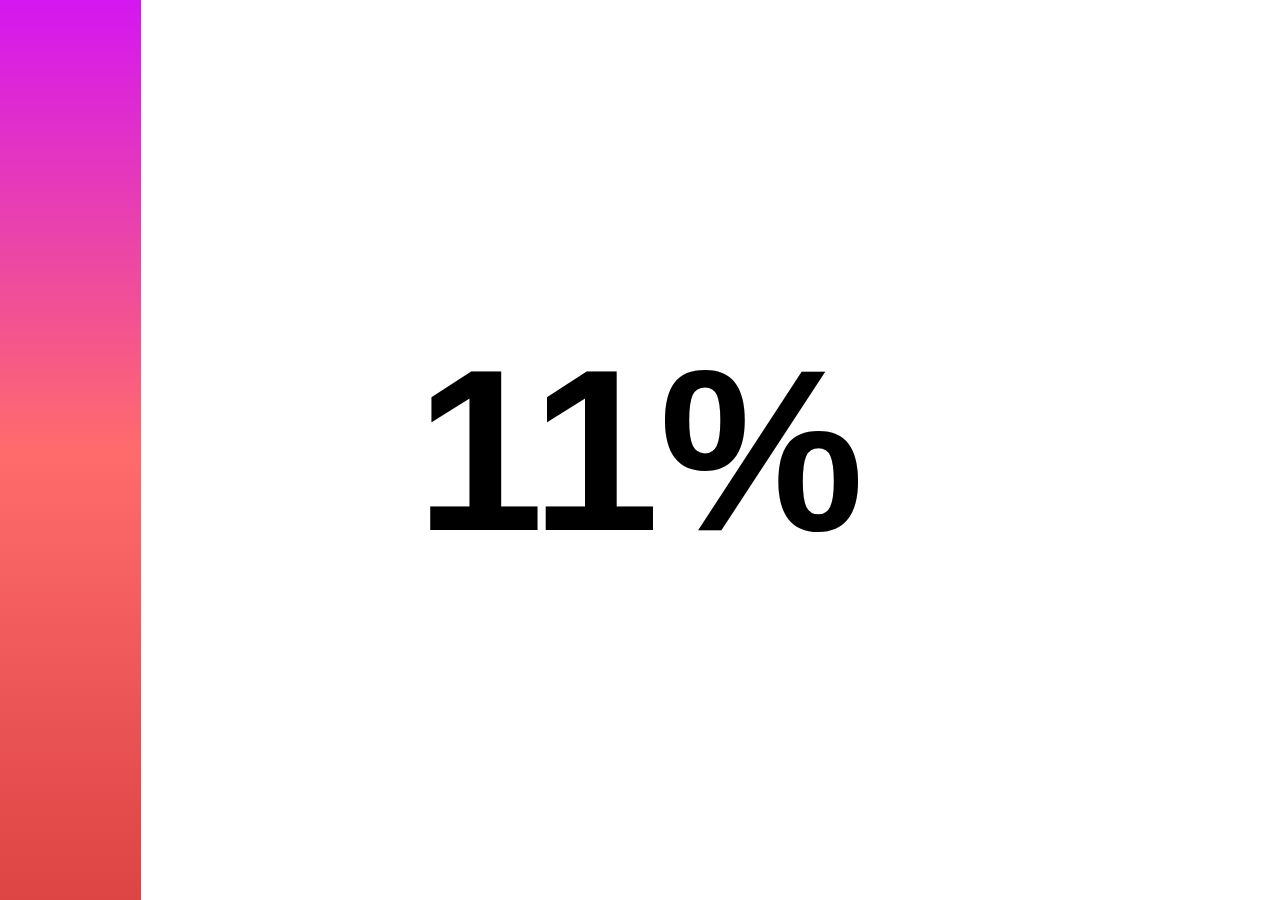
<file: index.html>
<!DOCTYPE html>
<html lang="en">
<head>
	<meta charset="UTF-8">
	<meta name="viewport" content="width=device-width, initial-scale=1.0">
	<title>Preloaders</title>

	<style>
		body {
			margin: 0;
			padding: 0;
			font-family: arial, sans-serif;
		}
		.preloader {
			position: absolute;
			top: 0;
			left: 0;
			width: 100%;
			height: 100vh;
			background: #fff;
			pointer-events: none;
			animation: fadeOut .5s linear forwards;
			animation-delay: 5.5s;
		}
		@keyframes fadeOut {
			0% {
				opacity: 1;
			}
			100% {
				opacity: 0;
			}			
		}
		.loader {
			position: absolute;
			top: 0;
			left: 0;
			height: 100%;
			background: linear-gradient(#d417f0, #ff6b6b, #d44);
		}
		.load {
			position: absolute;
			top: 50%;
			left: 50%;
			transform: translate(-50%, -50%);
			font-size: 18vw;
			color: #fff;
			font-weight: 800;
			mix-blend-mode: difference;
			/*width: 550px;*/
			/*text-align: center;*/
		}
		section {
			position: relative;
			top: 0;
			left: 0;
			width: 100%;
			height: 100vh;
			background-image: url(img/nurgit_load.png);
			background-size: cover;
		}
		section .blank {
			position: absolute;
			top: 0;
			left: 0;
			background-color: rgba(17,17,17,.8);
			width: 100%;
			height: 100vh;
			display: flex;
			justify-content: center;
			align-items: center;
		}
		section .blank a {
			display: block;
			padding: 10px 30px;
			background: rgba(255,255,255,.5);
			color: #fff;
			text-decoration: none;
			font-size: 1.5rem;
			border-radius: 30px;
			transition: .2s;
		}
		section .blank a:hover {
			background: rgba(255,255,255,.2);
			transform: scale(1.2););
		}
		@media screen and (max-width: 991px) {
			.preloader {
				animation-delay: 5.9s;
			}
			section {
				background-image: url(img/nurgit_load_mobile.png);
				/*background-position: -50px 0;*/
			}
			section .blank a {
				padding: 10px 20px;
				font-size: 1.1rem;
			}
		}
	</style>
</head>
<body>
	<section>
		<div class="blank">
			<a href="assets/main.html">Click Me</a>
		</div>
	</section>

	<div class="preloader">
		<div class="loader"></div>
		<div class="load"></div>
	</div>
	
	<!-- ! JQuery -->
	<script src="https://code.jquery.com/jquery-3.5.1.min.js"></script>

	<!-- ! Custom Javascript -->
	<script type="text/javascript">
		$(document).ready(function() {
			var load = 0;
			var loads = setInterval(function() {
				if(load <= 100) {
					$('.load').text(load +'%');
					$('.loader').css('width', load +'%');
					load++;
				}
				else {
					clearInterval(loads);
				}
			}, 50)
		});
	</script>
</body>
</html>
</file>
